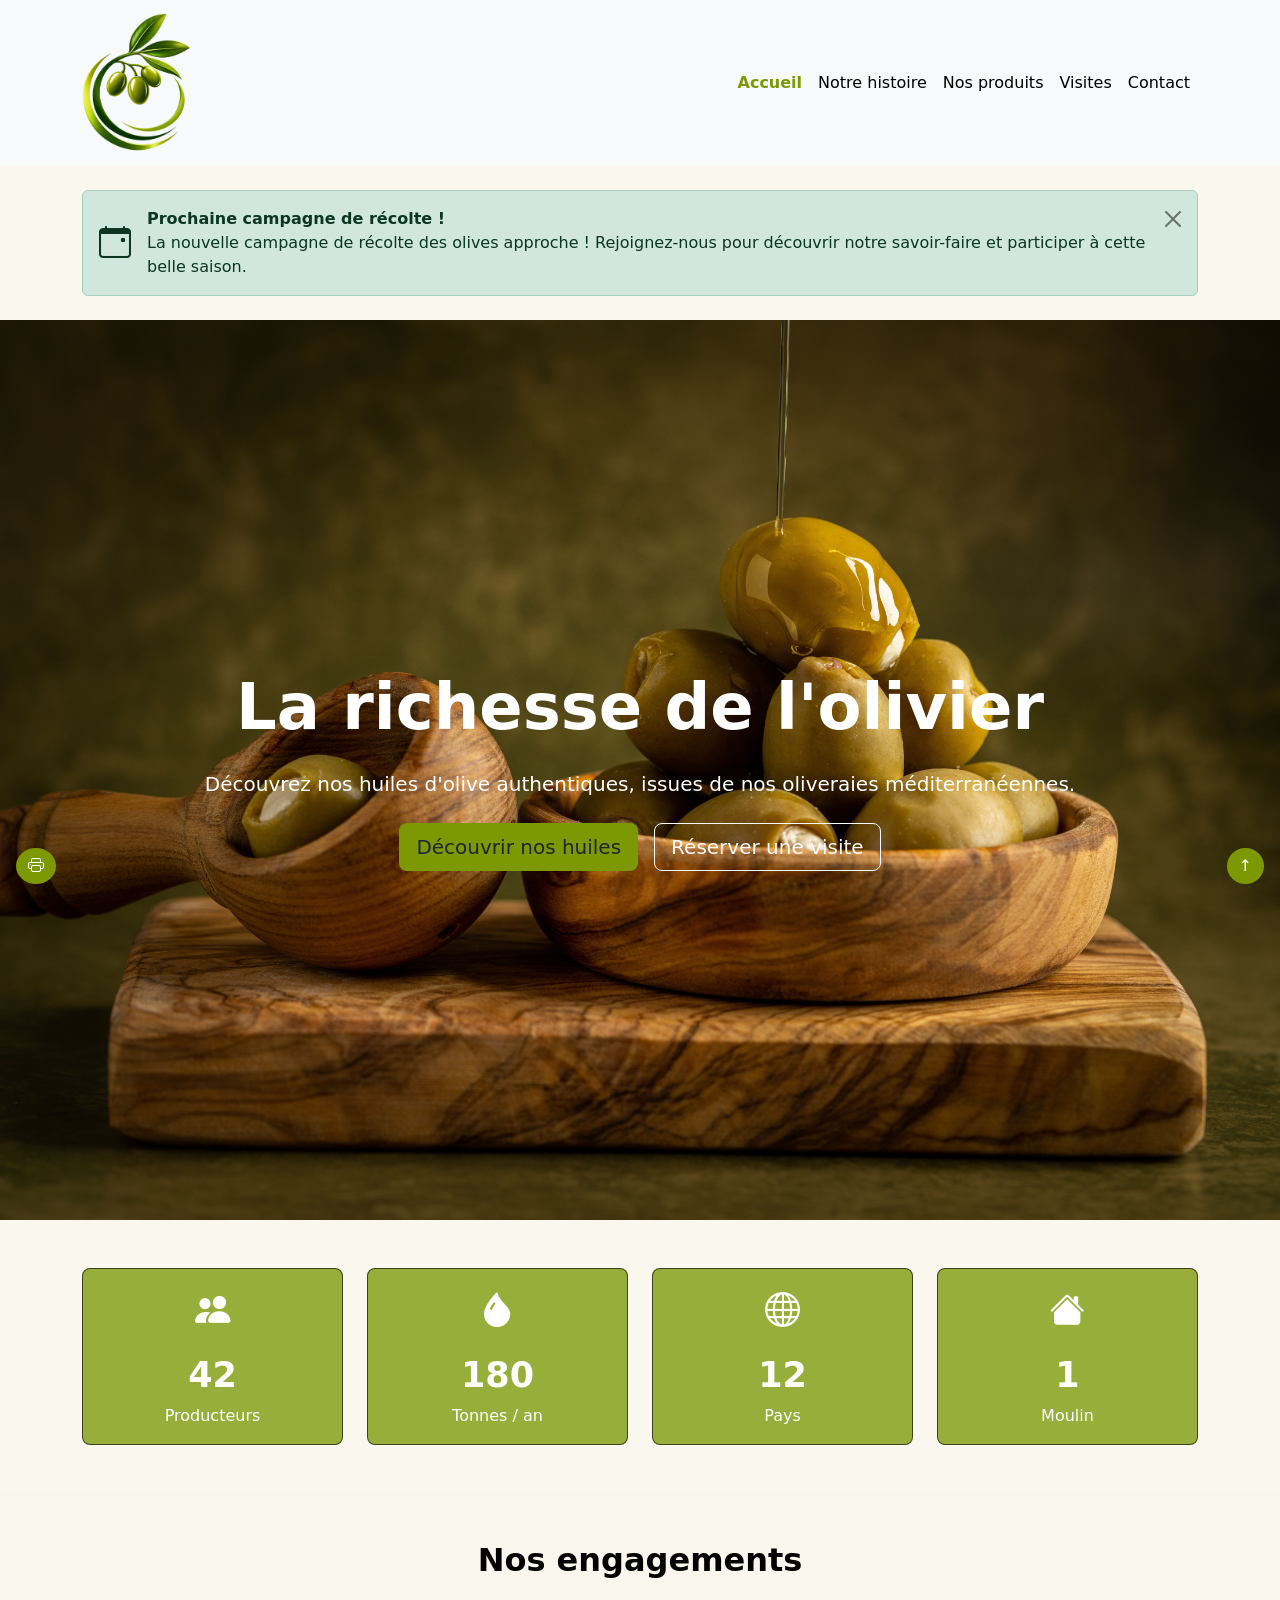
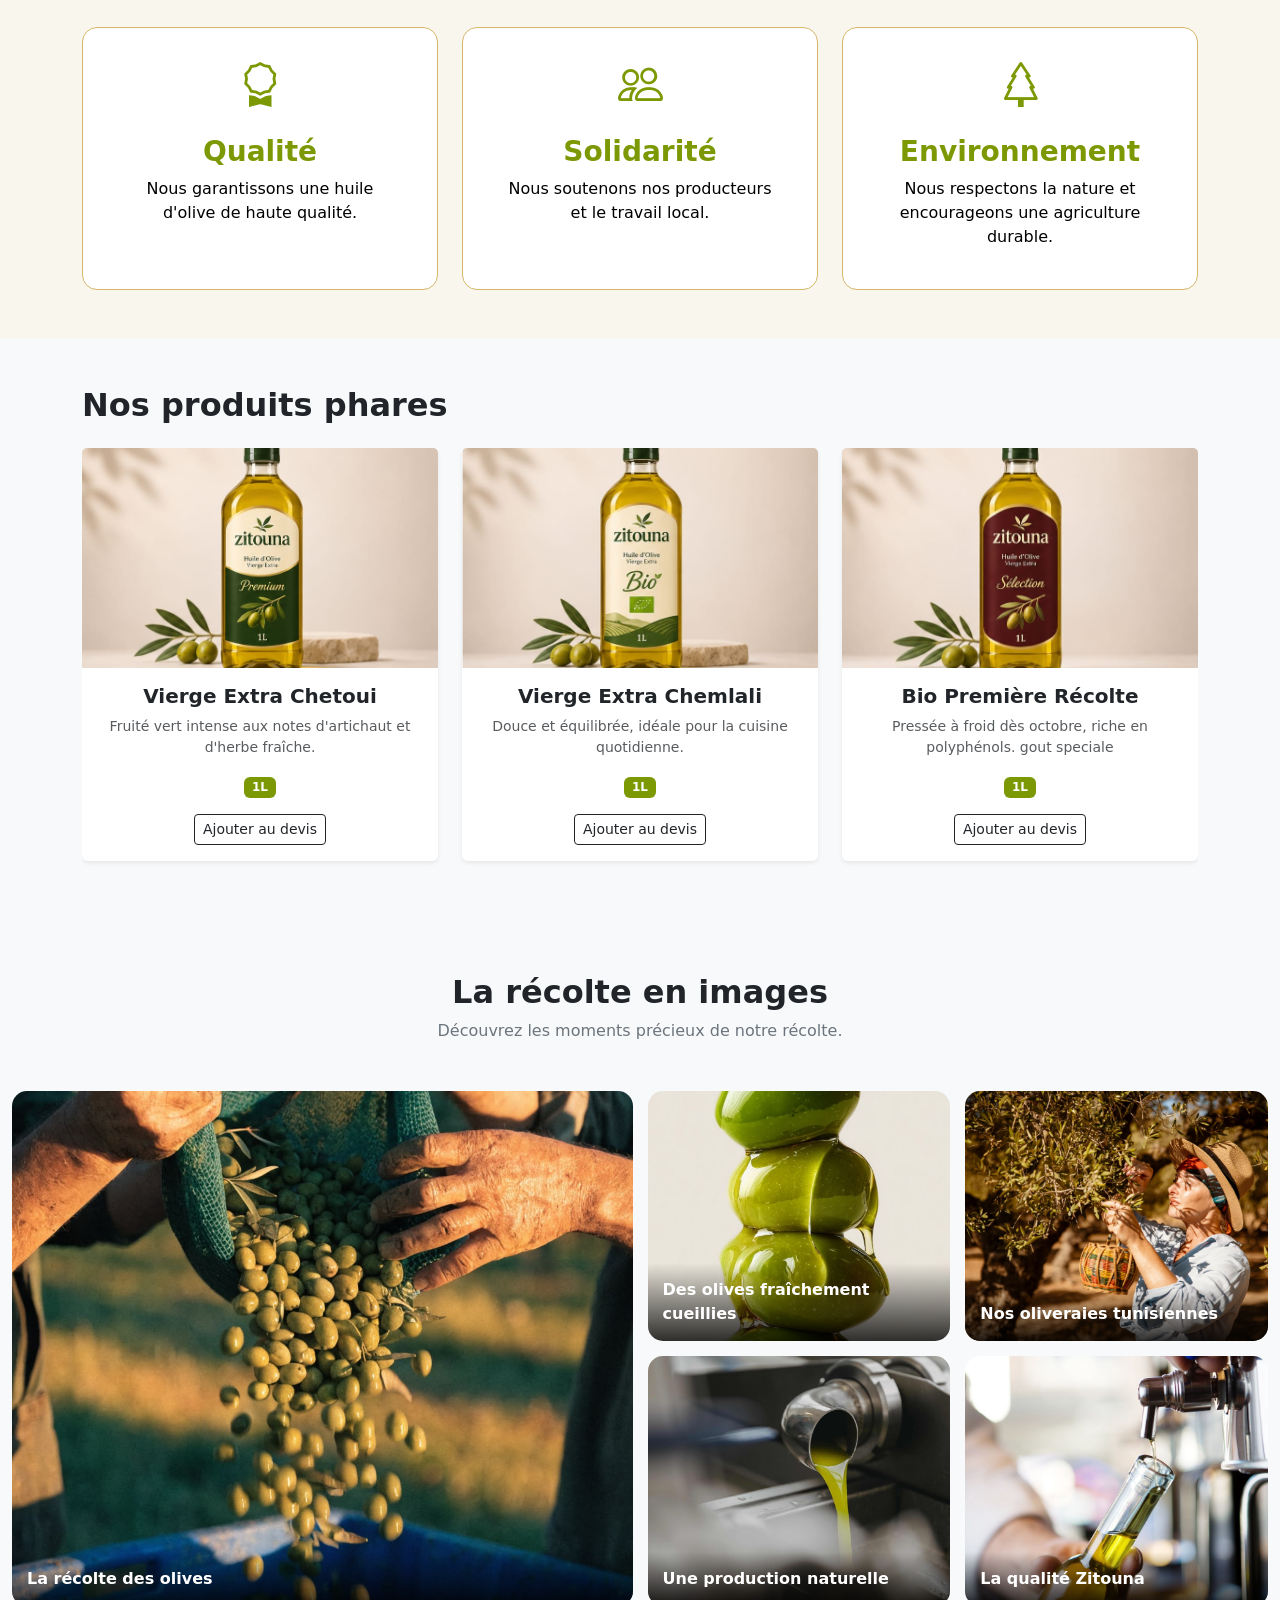
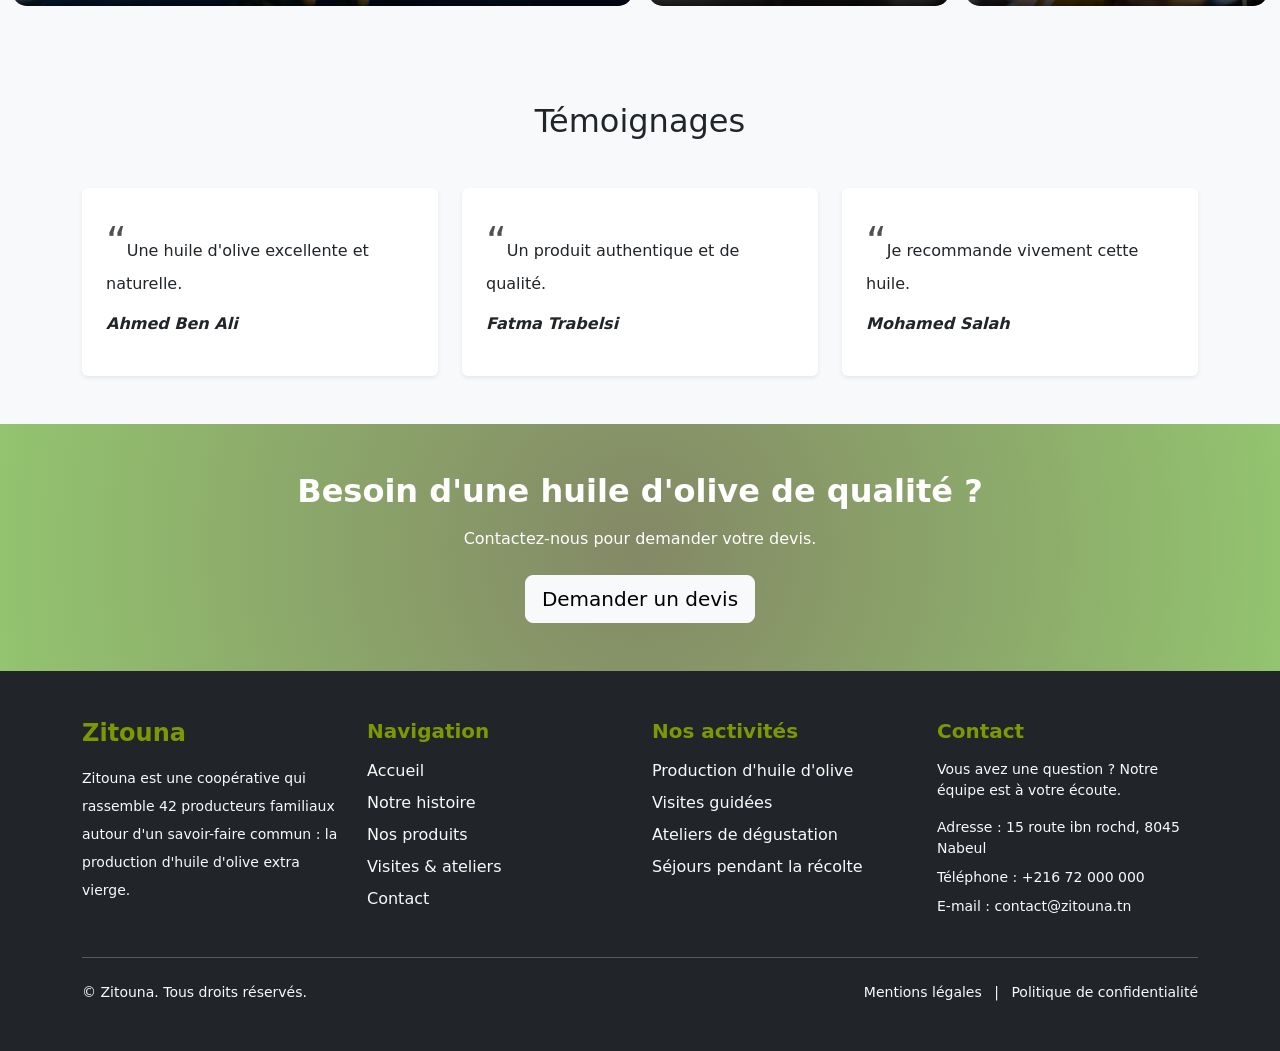
<file: zitouna/index.html>
<!doctype html>
<html lang="fr">
<head>
  <meta charset="utf-8">
  <meta name="viewport" content="width=device-width, initial-scale=1">
  <title>index</title>
  <link href="https://cdn.jsdelivr.net/npm/bootstrap@5.3.3/dist/css/bootstrap.min.css" rel="stylesheet">
  <link href="https://cdn.jsdelivr.net/npm/bootstrap-icons@1.11.3/font/bootstrap-icons.min.css" rel="stylesheet">
  <link href="assets/css/style.css" rel="stylesheet">
  <link rel="stylesheet" href="https://cdnjs.cloudflare.com/ajax/libs/font-awesome/6.7.2/css/all.min.css">
   <link rel="icon" type="image/x-icon" href="./assets/images/logo.png">



  
</head>
<body>


<header class="site-header sticky-top  bg-body-tertiary">
    <nav class="navbar navbar-expand-lg">
        <div class="container">

            <!-- Logo -->
            <a class="navbar-brand " href="index.html">
                <img src="assets/images/logo.png"
                     alt="Logo Zitouna"  height="140">
            </a>

            <!-- Menu burger CSS only -->
            <input type="checkbox"
                   id="menu-toggle"
                   class="menu-toggle">

            <label for="menu-toggle" class="burger">
                <span></span>
                <span></span>
                <span></span>
            </label>

            <!-- Navigation -->
            <div class="nav-menu">
                <ul class="navbar-nav ms-auto">
                    <li class="nav-item">
                        <a class="nav-link active"
                           aria-current="page"
                           href="index.html">Accueil</a>
                    </li>

                    <li class="nav-item">
                        <a class="nav-link"
                           href="histoire.html">Notre histoire</a>
                    </li>

                    <li class="nav-item">
                        <a class="nav-link"
                           href="produits.html">Nos produits</a>
                    </li>

                    <li class="nav-item">
                        <a class="nav-link"
                           href="visites.html">Visites</a>
                    </li>

                    <li class="nav-item">
                        <a class="nav-link"
                           href="contact.html">Contact</a>
                    </li>
                </ul>
            </div>

        </div>
    </nav>
</header>
   <!-- Bandeau d'information -->
    <div class="container my-4">

        <div class="alert alert-success alert-dismissible fade show d-flex align-items-center gap-3"
             role="alert">

            <!-- Icône -->
            <i class="bi bi-calendar-event fs-2"></i>

            <!-- Message -->
            <div>
                <strong>Prochaine campagne de récolte !</strong>

                <p class="mb-0">
                    La nouvelle campagne de récolte des olives approche !
                    Rejoignez-nous pour découvrir notre savoir-faire
                    et participer à cette belle saison.
                </p>
            </div>

            <!-- Bouton fermer -->
            <button type="button"
                    class="btn-close"
                    data-bs-dismiss="alert"
                    aria-label="Close">
            </button>

        </div>

    </div>




<!-- HERO -->
    <section class="hero d-flex justify-content-center align-items-center text-center">

        <div class="container">

            <h1 class="hero-title fw-bold display-3">
                La richesse de l'olivier
            </h1>

            <p class="fs-5 my-4">
                Découvrez nos huiles d'olive authentiques,
                issues de nos oliveraies méditerranéennes.
            </p>

            <div class="d-flex justify-content-center gap-3 flex-wrap">

                <a href="#huiles" class="btn  btn-lg" style="background-color: #7c9904;">
                    Découvrir nos huiles
                </a>

                <a href="#visite" class="btn btn-outline-light btn-lg">
                    Réserver une visite
                </a>

            </div>

        </div>

    </section>

<!-- Bandeau de chiffres clés -->
<section class="py-5 stats-section">
    <div class="container">

        <div class="row row-cols-2 row-cols-md-4 g-4 text-center">

            <div class="col">
                <div class="stat-box p-3 rounded-3 h-100">
                    <i class="bi bi-people-fill stat-icon"></i>
                    <h2 class="fw-bold mt-3">42</h2>
                    <p class="mb-0">Producteurs</p>
                </div>
            </div>

            <div class="col">
                <div class="stat-box p-3 rounded-3 h-100">
                    <i class="bi bi-droplet-fill stat-icon"></i>
                    <h2 class="fw-bold mt-3">180</h2>
                    <p class="mb-0">Tonnes / an</p>
                </div>
            </div>

            <div class="col">
                <div class="stat-box p-3 rounded-3 h-100">
                    <i class="bi bi-globe stat-icon"></i>
                    <h2 class="fw-bold mt-3">12</h2>
                    <p class="mb-0">Pays</p>
                </div>
            </div>

            <div class="col">
                <div class="stat-box p-3 rounded-3 h-100">
                    <i class="bi bi-house-fill stat-icon"></i>
                    <h2 class="fw-bold mt-3">1</h2>
                    <p class="mb-0">Moulin</p>
                </div>
            </div>

        </div>
    </div>
</section>
<!-- Nos engagements -->
<section class="py-5 engagements">
    <div class="container">

        <h2 class="text-center fw-bold mb-5">
            Nos engagements
        </h2>

        <div class="row g-4">

            <!-- Carte 1 -->
            <div class="col-md-4">
                <div class="card engagement-card h-100 text-center p-4">
                    <i class="bi bi-award engagement-icon"></i>

                    <div class="card-body">
                        <h3 class="card-title fw-bold">Qualité</h3>
                        <p class="card-text">
                            Nous garantissons une huile d'olive
                            de haute qualité.
                        </p>
                    </div>
                </div>
            </div>

            <!-- Carte 2 -->
            <div class="col-md-4">
                <div class="card engagement-card h-100 text-center p-4">
                    <i class="bi bi-people engagement-icon"></i>

                    <div class="card-body">
                        <h3 class="card-title fw-bold">Solidarité</h3>
                        <p class="card-text">
                            Nous soutenons nos producteurs
                            et le travail local.
                        </p>
                    </div>
                </div>
            </div>

            <!-- Carte 3 -->
            <div class="col-md-4">
                <div class="card engagement-card h-100 text-center p-4">
                    <i class="bi bi-tree engagement-icon"></i>

                    <div class="card-body">
                        <h3 class="card-title fw-bold">Environnement</h3>
                        <p class="card-text">
                            Nous respectons la nature
                            et encourageons une agriculture durable.
                        </p>
                    </div>
                </div>
            </div>

        </div>
    </div>
</section>
<section class="py-5 bg-light" id="huiles">
  <div class="container">
    
    <div class="d-flex justify-content-between align-items-center mb-4">
      <h2 class="fw-bold mb-0">Nos produits phares</h2>
    </div>

    <!-- tabindex="0" rend le carrousel accessible et défilable avec les flèches du clavier -->
    <div class="carousel-css" tabindex="0" role="region" aria-label="Carrousel des produits phares">

      <!-- Produit 1 -->
      <div class="carousel-css-item">
        <div class="card border-0 shadow-sm h-100">
          <img src="./assets/images/prod4.jpeg" class="card-img-top" alt="Huile d'olive Vierge Extra Chetoui" style="height: 220px; object-fit: cover;">
          <div class="card-body text-center">
            <h3 class="h5 fw-bold">Vierge Extra Chetoui</h3>
            <p class="text-muted small">Fruité vert intense aux notes d'artichaut et d'herbe fraîche.</p>
            <span class="badge mb-3" style="background-color: #7c9904;" >1L</span>
            <div>
              <a href="#" class="btn btn-outline-dark btn-sm">Ajouter au devis</a>
            </div>
          </div>
        </div>
      </div>

      <!-- Produit 2 -->
      <div class="carousel-css-item">
        <div class="card border-0 shadow-sm h-100">
          <img src="./assets/images/prod2.jpeg" class="card-img-top" alt="Huile d'olive Vierge Extra Chemlali" style="height: 220px; object-fit: cover;">
          <div class="card-body text-center">
            <h3 class="h5 fw-bold">Vierge Extra Chemlali</h3>
            <p class="text-muted small">Douce et équilibrée, idéale pour la cuisine quotidienne.</p>
            <span class="badge  mb-3" style="background-color: #7c9904;">1L</span>
            <div>
              <a href="#" class="btn btn-outline-dark btn-sm">Ajouter au devis</a>
            </div>
          </div>
        </div>
      </div>

      <!-- Produit 3 -->
      <div class="carousel-css-item">
        <div class="card border-0 shadow-sm h-100">
          <img src="./assets/images/prod3.jpeg" class="card-img-top" alt="Huile d'olive Bio Première Récolte" style="height: 220px; object-fit: cover;">
          <div class="card-body text-center">
            <h3 class="h5 fw-bold">Bio Première Récolte</h3>
            <p class="text-muted small">Pressée à froid dès octobre, riche en polyphénols.
              gout speciale
            </p>
            <span class="badge mb-3" style="background-color: #7c9904;">1L</span>
            <div>
              <a href="#" class="btn btn-outline-dark btn-sm">Ajouter au devis</a>
            </div>
          </div>
        </div>
      </div>

      <!-- Produit 4 -->
      <div class="carousel-css-item">
        <div class="card border-0 shadow-sm h-100">
          <img src="./assets/images/prod1.jpeg" class="card-img-top" alt="Huile d'olive Infusée au Romarin" style="height: 220px; object-fit: cover;">
          <div class="card-body text-center">
            <h3 class="h5 fw-bold">Infusée au Romarin</h3>
            <p class="text-muted small">Macération naturelle de romarin sauvage de nos collines.</p>
            <span class="badge  mb-3" style="background-color: #7c9904;">1L</span>
            <div>
              <a href="#" class="btn btn-outline-dark btn-sm">Ajouter au devis</a>
            </div>
          </div>
        </div>
      </div>

    </div>
  </div>
</section>
<!-- La récolte en images-->
<section class="container-fluid py-5 bg-light" id="recolte">

  <div class="text-center mb-5">
    <h2 class="fw-bold text-dark">La récolte en images</h2>
    <p class="text-secondary">
      Découvrez les moments précieux de notre récolte.
    </p>
  </div>

  <div class="recolte-grid">

    <figure class="item item1">
      <img src="assets/images/olive4.jpg" class="img-fluid" alt="Récolte des olives">
      <figcaption>La récolte des olives</figcaption>
    </figure>

    <figure class="item item2">
      <img src="assets/images/olive2.jpg" class="img-fluid" alt="Olives fraîches">
      <figcaption>Des olives fraîchement cueillies</figcaption>
    </figure>

    <figure class="item item3">
      <img src="assets/images/sej.jpg" class="img-fluid" alt="Oliveraie">
      <figcaption>Nos oliveraies tunisiennes</figcaption>
    </figure>

    <figure class="item item4">
      <img src="assets/images/olive5.jpg" class="img-fluid" alt="Production huile">
      <figcaption>Une production naturelle</figcaption>
    </figure>

    <figure class="item item5">
      <img src="assets/images/olive6.jpg" class="img-fluid" alt="Huile d'olive">
      <figcaption>La qualité Zitouna</figcaption>
    </figure>

  </div>
</section>
<!--temoign-->

<section class="py-5 bg-light">
    <div class="container">
        <h2 class="text-center mb-5">Témoignages</h2>

        <div class="row g-4">

            <div class="col-md-4">
                <blockquote class="bg-white p-4 rounded shadow-sm h-100">
                    <p class="quote">Une huile d'olive excellente et naturelle.</p>
                    <cite class="fw-bold text-dark">Ahmed Ben Ali</cite>
                </blockquote>
            </div>

            <div class="col-md-4">
                <blockquote class="bg-white p-4 rounded shadow-sm h-100">
                    <p class="quote">Un produit authentique et de qualité.</p>
                    <cite class="fw-bold text-dark">Fatma Trabelsi</cite>
                </blockquote>
            </div>

            <div class="col-md-4">
                <blockquote class="bg-white p-4 rounded shadow-sm h-100">
                    <p class="quote">Je recommande vivement cette huile.</p>
                    <cite class="fw-bold text-dark">Mohamed Salah</cite>
                </blockquote>
            </div>

        </div>
    </div>
</section>
<!--laction final-->

<section class="text-center text-white py-5 cta">
    <div class="container">
        <h2 class="fw-bold mb-3">
            Besoin d'une huile d'olive de qualité ?
        </h2>

        <p class="mb-4">
            Contactez-nous pour demander votre devis.
        </p>

        <a href="#" class="btn btn-light btn-lg">
            Demander un devis
        </a>
    </div>
</section>
<!---->
</section>

</body>
</html>


<!-- Footer -->
<footer class="bg-dark text-light py-5">
  <div class="container">

    <div class="row g-4">

      <!-- À propos -->
      <div class="col-lg-3 col-md-6">
        <h4  class="fw-bold mb-3" style="color: #7c9904;">Zitouna</h4>
        <p class="small lh-lg">
          Zitouna est une coopérative qui rassemble
          42 producteurs familiaux autour d'un savoir-faire
          commun : la production d'huile d'olive extra vierge.
        </p>
      </div>

      <!-- Navigation -->
      <div class="col-lg-3 col-md-6">
        <h5  class="fw-bold mb-3" style="color: #7c9904;">Navigation</h5>
        <ul class="list-unstyled">
          <li class="mb-2"><a href="index.html" class="text-light text-decoration-none">Accueil</a></li>
          <li class="mb-2"><a href="histoire.html" class="text-light text-decoration-none">Notre histoire</a></li>
          <li class="mb-2"><a href="produits.html" class="text-light text-decoration-none">Nos produits</a></li>
          <li class="mb-2"><a href="visites.html" class="text-light text-decoration-none">Visites & ateliers</a></li>
          <li class="mb-2"><a href="contact.html" class="text-light text-decoration-none">Contact</a></li>
        </ul>
      </div>

      <!-- Activités -->
      <div class="col-lg-3 col-md-6">
        <h5 class="fw-bold mb-3" style="color: #7c9904;">Nos activités</h5>
        <ul class="list-unstyled">
          <li class="mb-2">Production d'huile d'olive</li>
          <li class="mb-2">Visites guidées</li>
          <li class="mb-2">Ateliers de dégustation</li>
          <li class="mb-2">Séjours pendant la récolte</li>
        </ul>
      </div>

      <!-- Contact -->
      <div class="col-lg-3 col-md-6">
        <h5 class="fw-bold mb-3" style="color: #7c9904;">Contact</h5>
        <p class="small">Vous avez une question ? Notre équipe est à votre écoute.</p>
        <ul class="list-unstyled small">
          <li class="mb-2">Adresse : 15 route ibn rochd, 8045 Nabeul</li>
          <li class="mb-2">Téléphone : +216 72 000 000</li>
          <li class="mb-2">E-mail : contact@zitouna.tn</li>
        </ul>
      </div>

    </div>

    <hr class="border-light opacity-25 my-4">

    <!-- Footer bottom -->
    <div class="d-flex flex-column flex-md-row justify-content-between align-items-center gap-3 text-center">
      <p class="small mb-0">© Zitouna. Tous droits réservés.</p>

      <div class="small">
        <a href="#" class="text-light text-decoration-none">Mentions légales</a>
        <span class="mx-2">|</span>
        <a href="#" class="text-light text-decoration-none">Politique de confidentialité</a>
      </div>
    </div>
  </div>
</footer>
<!--imprimer-->
<button onclick="window.print()"
  class="btn rounded-circle btn rounded-circle position-fixed bottom-0 start-0 m-3"
  style="background-color: #7c9904; color: white; border: none;" >
    <i class="bi bi-printer me-0.5"></i></button>
</button>
<!-- Bouton Retour en haut -->
 <a href="#top" class="btn rounded-circle btn rounded-circle position-fixed bottom-0 end-0 m-3"
  style="background-color: #7c9904; color: white; border: none;">↑</a>  


  <script src="https://cdn.jsdelivr.net/npm/bootstrap@5.3.3/dist/js/bootstrap.bundle.min.js"></script>



</body>
</html>
</file>
<file: zitouna/assets/css/style.css>
body{background-color: #FAF7EF ;}
.navbar-nav .nav-link {
    color: #000000;
    font-weight: 500;
    transition: color 0.3s ease;
}

.navbar-nav .nav-link:hover,
.navbar-nav .nav-link.active {
    color: #7c9904;
    font-weight: bold;
}

/* Hide checkbox */
.menu-toggle {
    display: none;
}

/* Burger button */
.burger {
    display: none;
    flex-direction: column;
    gap: 5px;
    cursor: pointer;
}

.burger span {
    width: 27px;
    height: 3px;
    background-color: #292c24;
    border-radius: 3px;
}

/* Responsive menu under 992px */
@media (max-width: 991.98px) {

    .burger {
        display: flex;
    }

    .nav-menu {
        display: none;
        width: 100%;
        padding: 15px 0;
    }

    .nav-menu .navbar-nav {
        flex-direction: column;
        gap: 10px;
    }

    .menu-toggle:checked ~ .nav-menu {
        display: block;
    }

    .site-header .navbar .container {
        flex-wrap: wrap;
    }
}

/* Footer */
.site-footer {
    background-color: #1e2d21 !important;
    color: #f5f0df;
    font-family: Arial, sans-serif;
}

/* Titres */
.site-footer h3,
.site-footer h5 {
    color: #d6b76a !important;
}

/* Paragraphes */
.site-footer p,
.site-footer li {
    color: #e1e1d5;
}

/* Hover */
.site-footer a:hover {
    color: #d6b76a !important;
}


/* HERO */


.hero {
    height: 100svh;
    min-height: 560px;

    background-image:url("./hero.jpg");

    background-size: cover;
    background-position: center;
    background-repeat: no-repeat;

    color: white;
}

/* ANIMATION */

.hero-title {
    animation: apparition 0.8s ease-out;
}

@keyframes apparition {
    from {
        opacity: 0;
        transform: translateY(30px);
    }

    to {
        opacity: 1;
        transform: translateY(0);
    }
}

/* ACCESSIBILITE */

@media (prefers-reduced-motion: reduce) {
    .hero-title {
        animation: none;
    }
}

/* Bandeau chiffres clés */
.stats-section {
   
    color: #ffffff;
}

.stat-box {
    background-color:  #7b9904c4;
    border: 1px solid rgba(0, 0, 0, 0.623);
    transition: 0.3s;
}

.stat-box:hover {
    background-color: rgba(46, 40, 24, 0.829);
    transform: translateY(-5px);
}

.stat-icon {
    font-size: 35px;
    color: #ffffff;
}

.stat-box h2 {
    color: #ffffff;
    font-size: 35px;
}
/*engagement*/
.engagements {
    background-color: #f8f6ed;
}

.engagements h2 {
    color: #000000;
}

.engagement-card {
    border: 1px solid #d6b76a;
    border-radius: 15px;
    transition: 0.3s;
}

.engagement-card:hover {
    transform: translateY(-6px);
    box-shadow: 0 10px 25px rgba(0, 0, 0, 0.2);
}

.engagement-icon {
    font-size: 45px;
    color: #7c9904;
}

.engagement-card h3 {
    color: #7c9904;
}

.engagement-card p {
    color: #000000;
}

/*carousel*/


/* CAROUSEL */
 /* Conteneur du carrousel défilable horizontalement sans JS */
  .carousel-css {
    display: flex;
    gap: 1.5rem;
    overflow-x: auto;
    scroll-snap-type: x mandatory; /* Aimante chaque carte proprement */
    scroll-behavior: smooth;
    padding-bottom: 1rem;
  }

  /* Style discret de la barre de défilement */
  .carousel-css::-webkit-scrollbar {
    height: 8px;
  }
  .carousel-css::-webkit-scrollbar-thumb {
    background-color: #7b990441;
    border-radius: 4px;
  }
  .carousel-css::-webkit-scrollbar-track {
    background-color: #e9ecef;
    border-radius: 4px;
  }

  /* Contour visible quand on navigue au clavier (Tab) */
  .carousel-css:focus {
    outline: 2px solid #7b990448;
    outline-offset: 6px;
    border-radius: 8px;
  }

  /* Chaque carte produit (3 visibles sur PC pour faire défiler la 4e) */
  .carousel-css-item {
    flex: 0 0 calc(33.333% - 1rem);
    scroll-snap-align: start;
  }

  /* 2 cartes visibles sur tablette */
  @media (max-width: 991.98px) {
    .carousel-css-item {
      flex: 0 0 calc(50% - 0.75rem);
    }
  }

  /* 1 carte visible sur mobile */
  @media (max-width: 575.98px) {
    .carousel-css-item {
      flex: 0 0 85%;
    }
  }
/* La récolte en images*/
.recolte-grid {
    display: grid;
    grid-template-columns: repeat(4, 1fr);
    grid-template-rows: repeat(2, 250px);

    grid-template-areas:
        "big big second third"
        "big big fourth fifth";

    gap: 15px;
}

.item {
    position: relative;
    overflow: hidden;
    border-radius: 15px;
    margin: 0;
}

.item img {
    width: 100%;
    height: 100%;
    object-fit: cover;
}

.item1 { grid-area: big; }
.item2 { grid-area: second; }
.item3 { grid-area: third; }
.item4 { grid-area: fourth; }
.item5 { grid-area: fifth; }

.item figcaption {
    position: absolute;
    bottom: 0;
    width: 100%;
    padding: 15px;
    color: white;
    font-weight: bold;
    background: linear-gradient(transparent, rgba(0,0,0,.8));
}

@media (max-width: 768px) {
    .recolte-grid {
        grid-template-columns: repeat(2, 1fr);
        grid-template-rows: repeat(3, 180px);
        grid-template-areas:
            "big big"
            "second third"
            "fourth fifth";
    }
}

@media (max-width: 480px) {
    .recolte-grid {
        grid-template-columns: 1fr;
        grid-template-rows: repeat(5, 220px);
        grid-template-areas:
            "big"
            "second"
            "third"
            "fourth"
            "fifth";
    }
}
/*temoign*/

.quote::before {
    content: "“";
    font-size: 40px;
    color: #000000af;
}
/* action final*/

.cta {
    background: radial-gradient(circle, #313b0596, #93c46f);
}

/*histoire*/

.histoire {
    column-count: 2;
}

.histoire p:first-child::first-letter {
    font-size: 3em;
    font-weight: bold;
    color: #7c9904;
}

.histoire p:first-child::first-line {
    font-variant: small-caps;
}

@media (max-width: 767px) {
    .histoire {
        column-count: 1;
    }
}

/*founder*/
.fondateur::after {
    content: "";
    display: block;
    clear: both;
}
/*graphiqye*/

.bar {
    width: 50px;
    background: #7c9904;
    border-radius: 5px 5px 0 0;
}
/*logo*/


.logo-label svg {
    filter: grayscale(100%);
    transition: 0.4s;
}

.logo-label:hover svg {
    filter: grayscale(0%);
    cursor: pointer;
}
/**/
#nos-huiles .btn {
    padding: 10px 22px;
    font-weight: 500;
    transition: 0.3s;
}

#nos-huiles .btn-success {
    background-color: #7c9904;
    border-color: #313d02;
}

#nos-huiles .btn-outline-success {
    color: #7c9904;
    border-color: #313d02;
}

#nos-huiles .btn-outline-success:hover {
    background-color: #7c9904;
    color: white;
}

#nos-huiles .card {
    transition: 0.3s;
    overflow: hidden;
}

#nos-huiles .card:hover {
    transform: translateY(-8px);
    box-shadow: 0 8px 20px rgba(0,0,0,0.15) !important;
}

#nos-huiles .card img {
    transition: 0.4s;
}

#nos-huiles .card:hover img {
    transform: scale(1.05);
}
</file>
